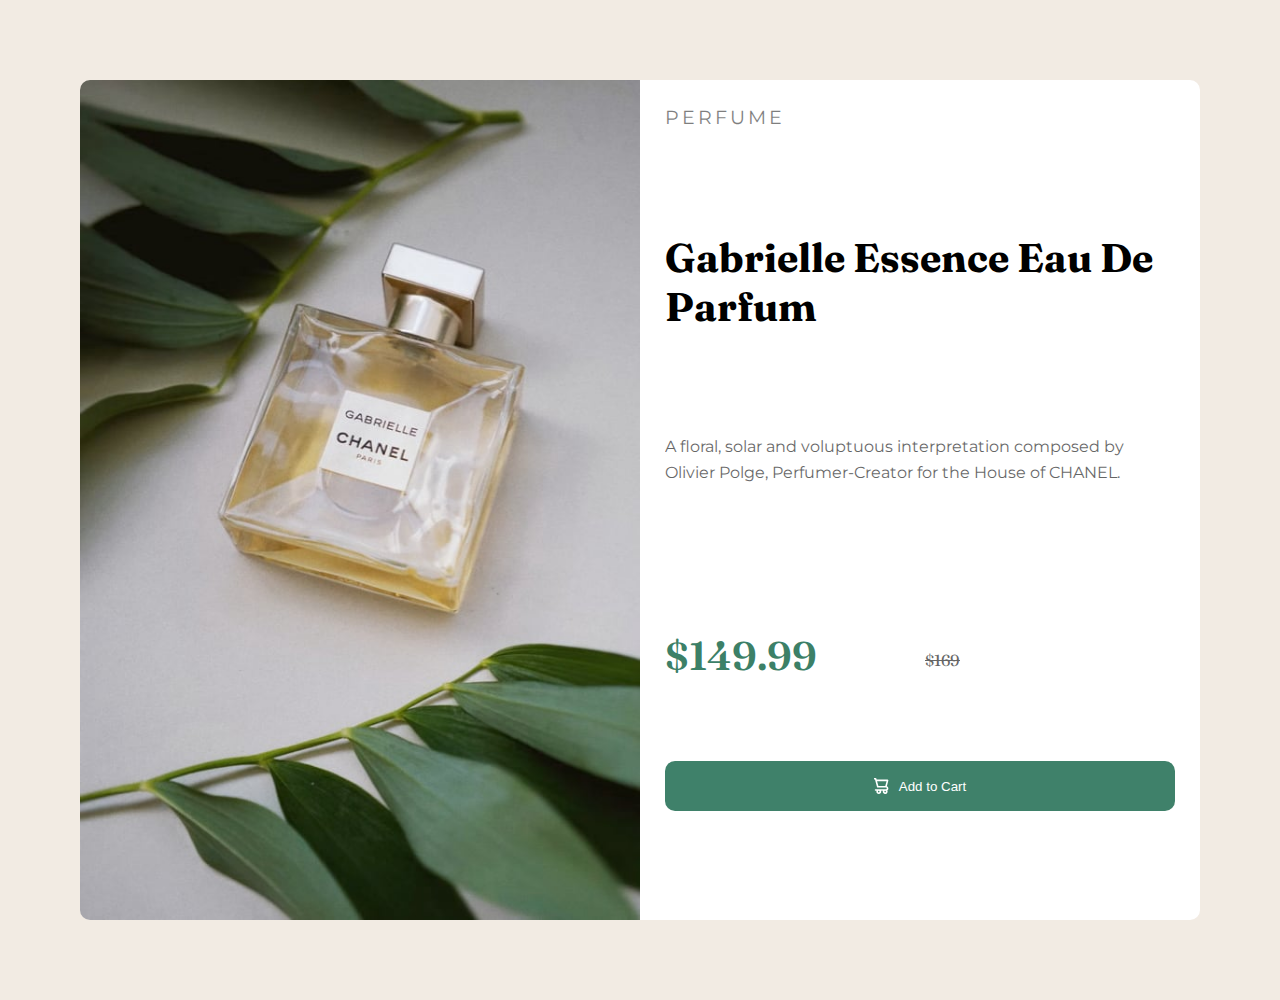
<file: index.html>
<!DOCTYPE html>
<html lang="en">
<head>
  <meta charset="UTF-8">
  <meta name="viewport" content="width=device-width, initial-scale=1.0"> 
  <title>Paige D Product preview card component</title>
  <link rel="stylesheet" href="style.css">

</head>
<body>
  <div class="grid">
 <!--   I  used <figure> but it does not work when I try to change from laptop mode to desktop mode-->
<!--    <figure class="image">
     <img src="/images/image-product-desktop.600x900.jpg" alt="a bottle of perfume" width="600" height="900">
   </figure> -->
   <picture class="image">
    <!-- Mobile image -->
    <source srcset="image-product-mobile.jpg" media="(max-width: 768px)">
    <!-- Default desktop image -->
    <img src="image-product-desktop.600x900.jpg" alt="a bottle of perfume">
  </picture>
    <div class="texts-on-the-right">
     <div class="perfume">Perfume</div>
     <div class="gabrielle">Gabrielle Essence Eau De Parfum</div>
     <div class="a-floral">  A floral, solar and voluptuous interpretation composed by Olivier Polge, Perfumer-Creator for the House of CHANEL.</div>
     <div class="current-price">$149.99</div>
    <div class="old-price">
      <p><del>$169</del></p>
    </div>
     <button class="add-to-cart">
      <img src="icon-cart.svg" alt="Cart Icon"> Add to Cart</button>
     
   </div>
  </div>
</body>
</html>
</file>
<file: style.css>
@import url('https://fonts.googleapis.com/css2?family=Montserrat:ital,wght@0,100..900;1,100..900&display=swap');

@import url('https://fonts.googleapis.com/css2?family=Fraunces:ital,opsz,wght@0,9..144,100..900;1,9..144,100..900&display=swap');

* {
  margin: 0;
  padding: 0;
  box-sizing: border-box;
}

body {
  font-family: "Fraunces", "Montserrat", sans-serif;
  background-color: hsl(30, 38%, 92%);
  font-size: 1rem;

}

.grid {
    display: grid;
    grid-template-columns: 1fr 1fr;
    padding: 5rem;
}

.image img {
    width: 100%;
    height: auto;
    min-width: 200px;
    display: block;
    border-radius: 10px 0 0 10px;
    z-index: -1;
}

.texts-on-the-right {
    background-color: white;
    padding: 25px;
    display: grid;
    grid-template-columns: 1fr 1fr; /* Ensure this also uses a grid for layout */
    gap: 10px; /* Add gap to see the separation clearly */
    border-radius: 0 10px 10px 0;
    order:
}

.perfume {
    grid-column: 1/ span 2;
    letter-spacing: 3px;
    font-size: 1.2rem;
    text-transform: uppercase;
    padding-bottom: 10px;
    opacity: 50%;
    font-family: Montserrat;
}

.gabrielle {
    font-size: 2.5rem;
    font-weight: 700;
    padding-bottom: 10px;
    grid-column: 1/ span 2;
}

.a-floral {

    opacity: 60%;
    font-family: Montserrat;
    padding-bottom: 10px;
    grid-column: 1/ span 2;
    line-height: 1.6;
}

.current-price {
    color: hsl(158, 36%, 37%);
    font-size: 2.5rem;
    font-weight: 600;
    grid-column: 1/2;
    align-content: center;
    padding-bottom: 10px;
    
}

.old-price {
    display: flex;
    align-items: center;
    grid-column: 2/3;
    opacity: 60%;
    font-size: 1rem;
}


.add-to-cart {
    background-color: #3F816A;
    grid-column: 1 / span 2;
    width: 100%; /* Ensure button spans full width */
    height: 50px;
    display: flex; /* Added to center content */
    align-items: center; /* Added to center content vertically */
    justify-content: center; /* Added to center content horizontally */
    color: white;
    border: none;
    border-radius: 10px;
    margin-top: 20px; /* Add margin for spacing */
  }


.add-to-cart img {
    margin-right: 10px;
}


  /* MOBILE DEVICE */
@media screen and (max-width: 768px) and (orientation: portrait){
  .grid {
    grid-template-columns: 1fr;
    padding: 20px;
  }

  .image img {
    border-radius: 10px 10px 0 0;
  }
  .image {
    order: -1; /* Move image to the top */
    z-index: 2; /* Ensure it appears on top */
  }

  .texts-on-the-right {
    order: 1;
    z-index: 1;
    border-radius: 0 0 10px 10px;
  }

  .add-to-cart {
    width: 100%;
  }
}
</file>
